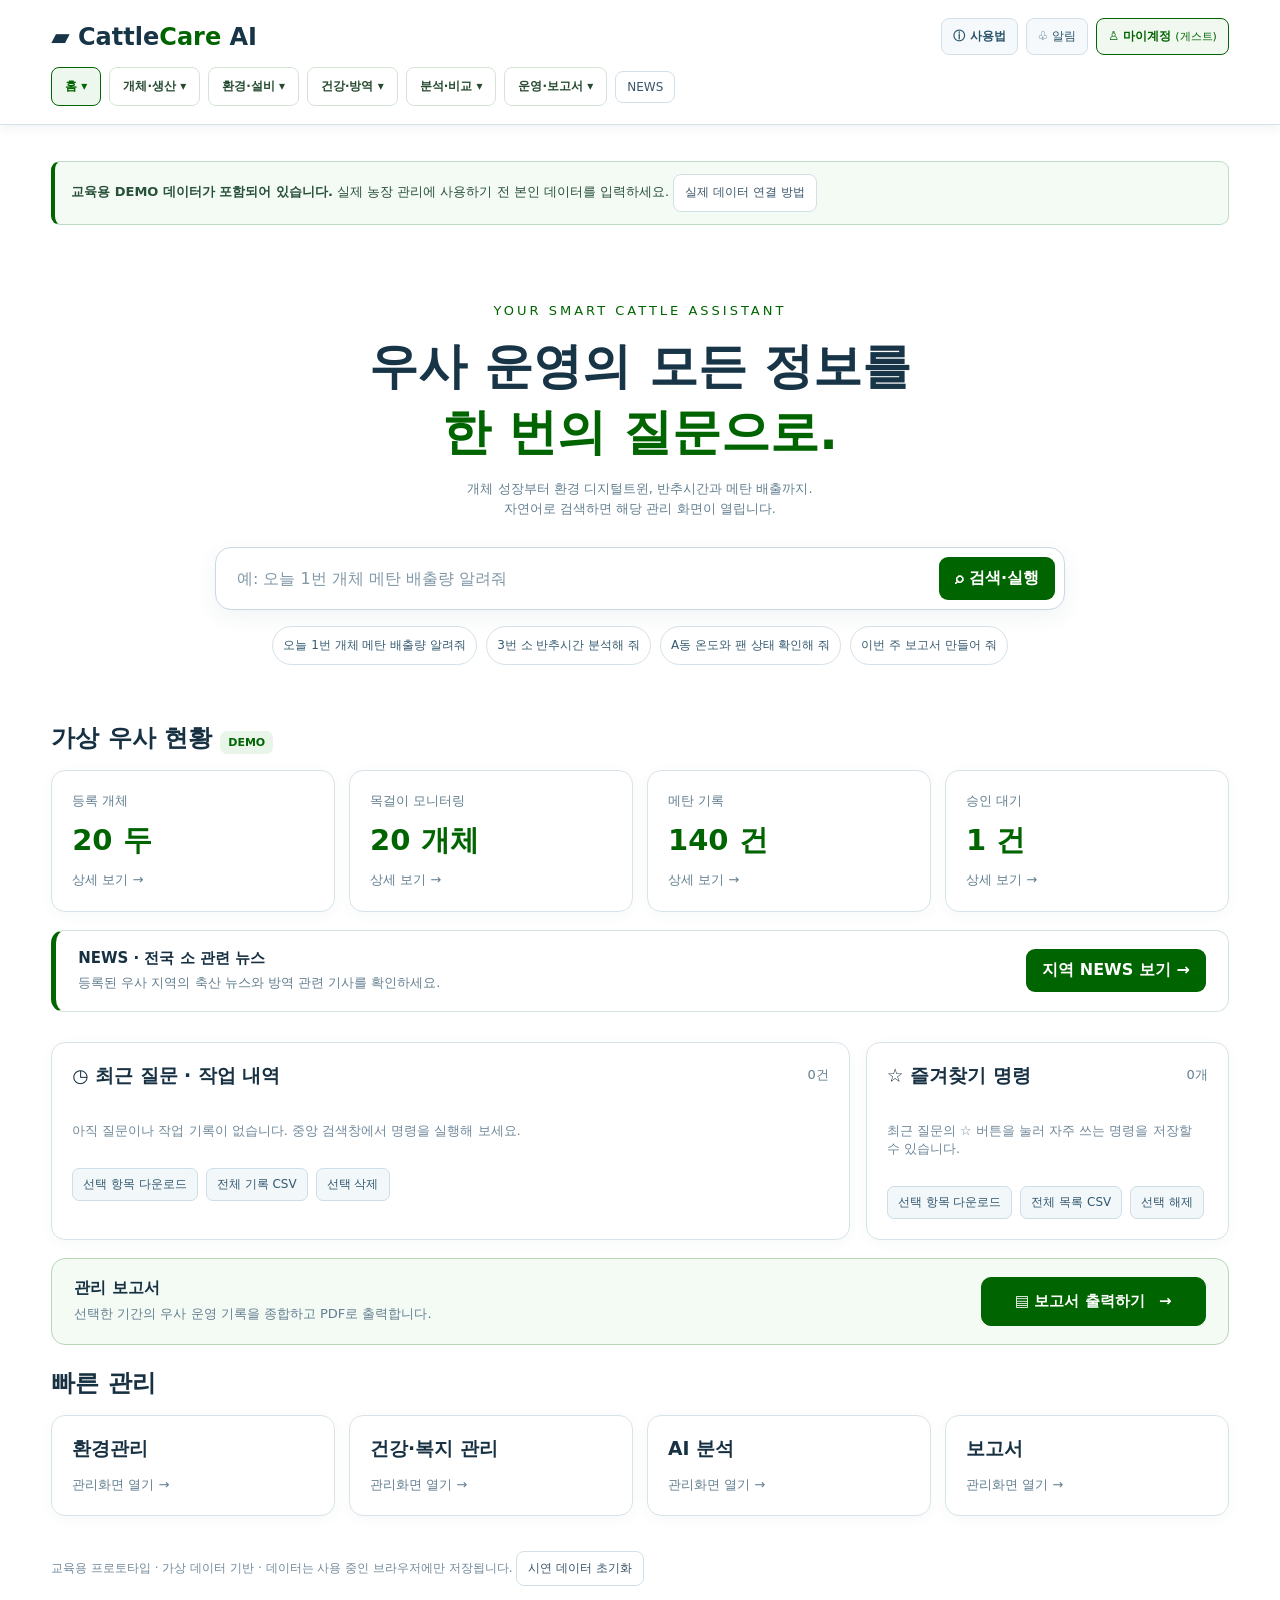
<file: index.html>
<!doctype html>
<html lang="ko"><head><meta charset="utf-8"><meta name="viewport" content="width=device-width,initial-scale=1"><title>CattleCare AI — 스마트 우사 관리</title>
<style>
:root{font-family:system-ui,'Noto Sans KR',sans-serif;background:#0b1722;color:#e7f0f5}*{box-sizing:border-box}body{margin:0}button,input,select{font:inherit}button{cursor:pointer}header{background:#122536;border-bottom:1px solid #365267;padding:18px 4%;position:sticky;top:0;z-index:2}.top{display:flex;justify-content:space-between;align-items:center}.logo{font-size:24px;font-weight:800;cursor:pointer}.logo span{color:#71dab7}nav{display:flex;flex-wrap:wrap;gap:6px;margin-top:14px}nav button,.subbtn{background:transparent;border:1px solid #345063;border-radius:8px;color:#bdceda;padding:8px 11px;font-size:12px}nav button.active,nav button:hover{background:#24524b;color:#b9ffe8}main{max-width:1450px;margin:auto;padding:26px 4% 90px}.hero{text-align:center;padding:66px 0 35px}.hero h1{font-size:clamp(28px,4vw,49px);margin:12px 0}.hero h1 em{color:#79e3be;font-style:normal}.muted{color:#91a8bb;line-height:1.6;font-size:13px}.search{display:flex;gap:8px;max-width:850px;margin:27px auto 16px;background:#1b3445;border:1px solid #416178;padding:9px;border-radius:16px}.search input{flex:1;min-width:0;border:0;background:transparent;color:#fff;padding:12px;outline:none}.button{background:#49c39b;color:#08271e;border:0;border-radius:9px;padding:11px 16px;font-weight:750}.button.secondary{background:#203b4f;color:#d5e5ef;border:1px solid #466276}.chips{display:flex;gap:9px;flex-wrap:wrap;justify-content:center}.chips button{background:#142d40;border:1px solid #32526a;color:#c7d6e0;border-radius:20px;padding:10px;font-size:12px}.grid{display:grid;grid-template-columns:repeat(4,1fr);gap:14px}.card,.panel{background:#132838;border:1px solid #2e4658;border-radius:14px;padding:20px}.card{cursor:pointer}.card:hover{border-color:#72dbb9}.card h3{margin:0 0 12px}.big{font-size:29px;font-weight:800;color:#f1fffa;margin:9px 0}h2{margin:22px 0 16px}.layout{display:grid;grid-template-columns:1fr 1.6fr;gap:18px}.field{display:grid;gap:5px;margin:9px 0;font-size:12px;color:#9bb9c8}.field input,.field select{width:100%;background:#081b29;border:1px solid #365568;border-radius:8px;color:white;padding:11px}.fields{display:grid;grid-template-columns:1fr 1fr;gap:8px}.actionrow{display:flex;flex-wrap:wrap;gap:8px;margin:15px 0}.panel{margin-bottom:18px;min-width:0}.panel h3{margin:0 0 15px}.result{border:1px solid #438b73;background:#164034;border-radius:9px;padding:15px;margin:14px 0;line-height:1.7;font-size:13px}.notice{background:#3e3326;color:#eed4a8;padding:13px;border-radius:9px;font-size:13px}.table{overflow:auto}table{border-collapse:collapse;width:100%;font-size:12px}th,td{text-align:left;border-bottom:1px solid #334f60;padding:11px;white-space:nowrap}th{color:#9dbacb}.chart{width:100%;height:225px}.badge{font-size:11px;background:#245147;padding:5px 8px;border-radius:7px;color:#a1f4d4}.report{white-space:pre-wrap;line-height:1.8}.foot{margin-top:35px;font-size:12px;color:#809daf}@media(max-width:900px){.grid{grid-template-columns:repeat(2,1fr)}.layout{grid-template-columns:1fr}}@media(max-width:540px){.fields{grid-template-columns:1fr}.grid{grid-template-columns:1fr}.hero{padding:32px 0}.search input{padding:5px}}@media print{header,button,.search,.field,.foot{display:none!important}:root{background:white;color:black}.panel,.card{background:white;color:black}.report,.muted{color:black}}

.history-area{margin:30px 0 0;display:grid;grid-template-columns:minmax(0,1.65fr) minmax(245px,.75fr);gap:16px}
.history-section{background:#132838;border:1px solid #2e4658;border-radius:14px;padding:20px;min-width:0}
.section-head{display:flex;justify-content:space-between;align-items:center;gap:12px;margin-bottom:15px}
.section-head h3{margin:0}.history-item{display:flex;align-items:center;gap:9px;padding:11px 0;border-top:1px solid #2c4658;min-width:0}
.history-item .info{flex:1;min-width:0}.history-item .info strong{font-size:13px;display:block;overflow:hidden;text-overflow:ellipsis;white-space:nowrap}.history-item .info small{font-size:11px;color:#8ba7b8}
.history-item button,.mini-action{font-size:12px;border:1px solid #446277;border-radius:7px;background:#1c3b4e;color:#d5e7ef;padding:7px 10px}
.history-item input[type=checkbox]{accent-color:#49c39b;width:16px;height:16px}
.toolbar{display:flex;flex-wrap:wrap;gap:8px;margin-top:10px}.empty-state{font-size:13px;color:#94acba;padding:18px 0}
@media(max-width:800px){.history-area{grid-template-columns:1fr}}
.top-actions{display:flex;align-items:center;gap:8px}.top-actions button{background:#1c3a4c;border:1px solid #456579;color:#dcecf2;border-radius:8px;padding:9px 11px;font-size:12px}.top-actions button:hover,.report-launch:hover{border-color:#7ee0be}.favorite-compact .history-item:nth-of-type(n+5){display:none}.report-launch{width:100%;text-align:left;border:1px solid #59b998;background:linear-gradient(105deg,#205a4e,#163c43);color:#e7fff4;border-radius:12px;padding:15px 16px;margin-top:15px;cursor:pointer}.report-launch strong{display:block;font-size:15px;margin-bottom:4px}.report-launch small{color:#c4e7da}.usage-overlay{position:fixed;inset:0;background:#07121bd9;z-index:10;display:grid;place-items:center;padding:18px}.usage-dialog{background:#162f42;border:1px solid #527388;border-radius:16px;padding:24px;width:min(580px,100%);max-height:85vh;overflow:auto}.usage-dialog h2{margin:0 0 14px}.usage-dialog ol{padding-left:22px;color:#d5e5ec;line-height:1.9}.usage-dialog li{margin-bottom:9px}.usage-dialog .actions{text-align:right}@media(max-width:600px){.top-actions{gap:3px}.top-actions button{padding:7px}.logo{font-size:18px}}
.report-actions{margin:18px 0 0;padding:18px 22px;background:#112e38;border:1px solid #3d6867;border-radius:14px;display:flex;justify-content:space-between;align-items:center;gap:22px}.report-actions strong{display:block;font-size:16px;margin-bottom:5px}.report-actions .report-launch{width:auto;min-width:225px;text-align:center;margin:0;background:#48c69b;color:#082b21;border:1px solid #65e5b7;border-radius:10px;padding:14px 22px;font-size:15px;font-weight:800}.report-actions .report-launch:hover{background:#7ee5bf;border-color:#a1f5d8}.report-actions .report-launch span{margin-left:9px}@media(max-width:650px){.report-actions{flex-direction:column;align-items:stretch}.report-actions .report-launch{width:100%}}
/* Light interface */
:root{background:#f6f8fb;color:#173143;color-scheme:light}
body{background:#f6f8fb;color:#173143}
header{background:#fff;border-bottom:1px solid #d7e1e8;box-shadow:0 3px 12px #112e4010}
.brand-side{display:flex;align-items:center;gap:20px;min-width:0;flex-wrap:wrap}
.account-button{background:#e7f5f0;border:1px solid #a9d8c8;border-radius:9px;color:#155b4b;padding:10px 13px;font-weight:750;cursor:pointer}
.account-button:hover{background:#d2f0e4}
.logo{color:#183547}.logo span{color:#139c7a}
nav button,.subbtn{background:#fff;border-color:#d1e0e9;color:#385569}
nav button.active,nav button:hover{background:#dbf5eb;color:#116e59;border-color:#88ccb8}
.muted{color:#637f90}.hero h1{color:#183447}.hero h1 em{color:#159d7c}
.search{background:#fff;border:1px solid #c9d9e4;box-shadow:0 7px 22px #233f5310}
.search input{color:#172e40}.search input::placeholder{color:#8198a7}
.button{background:#21ac85;color:#fff}.button.secondary{background:#e7f0f5;color:#27495e;border:1px solid #c5d8e4}
.chips button{background:#fff;border-color:#d4e1e9;color:#365b70}
.card,.panel,.history-section{background:#fff;border-color:#d8e3e9;box-shadow:0 3px 14px #1b41500a}
.card:hover{border-color:#37b58d}.big{color:#159a78}
.field{color:#526e7e}.field input,.field select{background:#fff;border-color:#c5d7e2;color:#19384b}
.result{border-color:#94d6ba;background:#eaf8f1;color:#1c5546}
.notice{background:#fff5df;color:#845b24}
th,td{border-bottom-color:#e1e9ee;color:#29495a}th{color:#56748a}
.badge{background:#e0f7ef;color:#16785c}.history-item{border-top-color:#e5edf2}
.history-item .info small{color:#71899b}
.history-item button,.mini-action{background:#f2f7fa;border-color:#cedde6;color:#31586e}
.history-item input[type=checkbox]{accent-color:#21ac85}.empty-state{color:#70899b}
.top-actions button{background:#f5f9fb;border-color:#d3e0e9;color:#29536a}
.top-actions button:hover{border-color:#4abc97}
.report-actions{background:#eaf7f2;border-color:#a9d9c7}
.report-actions .report-launch{background:#16a17a;color:#fff;border-color:#16a17a}
.report-actions .report-launch:hover{background:#108563}
.usage-overlay{background:#182f4480}.usage-dialog{background:#fff;border-color:#bfd1db;color:#193447}
.foot{color:#71899b}
@media(max-width:760px){.top{align-items:flex-start;gap:10px;flex-wrap:wrap}.brand-side{gap:10px}}
.top-actions .account-button{background:#e7f5f0;color:#155b4b;border:1px solid #a9d8c8;font-weight:750}.top-actions .account-button:hover{background:#d2f0e4}.account-name{font-weight:500;font-size:11px}@media(max-width:600px){.account-name{display:none}}

/* User-selected forest green: #006400 on white */
:root{--accent:#006400;background:#ffffff}
body{background:#ffffff}
.logo span,.hero h1 em,.big{color:#006400}
nav button.active,nav button:hover{color:#006400;border-color:#006400;background:#f0f8f0}
.button{background:#006400;color:#ffffff}
.button:hover{background:#004d00}
.chips button:hover,.card:hover{border-color:#006400}
.badge{color:#006400;background:#eaf5ea}
.history-item input[type=checkbox]{accent-color:#006400}
.account-button,.top-actions .account-button{color:#006400;border-color:#006400;background:#f0f8f0}
.account-button:hover,.top-actions .account-button:hover{background:#e4f0e4}
.top-actions button:hover{border-color:#006400}
.result{border-color:#006400;background:#f2f9f2;color:#154615}
.report-actions{background:#f4faf4;border-color:#b8d5b8}
.report-actions .report-launch{background:#006400;color:#fff;border-color:#006400}
.report-actions .report-launch:hover{background:#004d00}

.news-article{padding:18px 0;border-top:1px solid #e0e9e4}
.news-article h3{font-size:16px;line-height:1.55;margin:12px 0 8px;color:#182f24}
.news-meta{display:flex;flex-wrap:wrap;gap:9px;align-items:center;font-size:11px;color:#617a6b}
.news-meta span:first-child{border-radius:8px;padding:5px 8px}
.news-urgent{background:#fff0dd;color:#915300;font-weight:700}
.news-normal{background:#edf4ed;color:#006400}
.news-article a,.news-alert-box a,.news-open{color:#006400;text-decoration:none;font-weight:700}
.news-open{display:inline-flex;align-items:center;padding:11px 13px;border:1px solid #b8d4b8;border-radius:8px}
.news-alert-box{border:1px solid #e0cfac;background:#fffaf0;padding:15px 18px;border-radius:12px;margin:15px 0;color:#674921;font-size:12px;line-height:1.75}
.news-alert-box p{margin:6px 0}
.nav-alert-count{border-radius:99px;background:#ad4f13;color:#fff;margin-left:5px;padding:1px 6px;font-weight:700}
.news-home-preview{display:flex;justify-content:space-between;gap:16px;align-items:center;background:#fff;border:1px solid #d4e4da;border-left:5px solid #006400;border-radius:13px;padding:17px 22px;margin:18px 0 30px}.news-home-preview strong{font-size:15px}.news-home-preview p{margin:5px 0 0}@media(max-width:650px){.news-home-preview{flex-direction:column;align-items:stretch}}

/* Usage accessibility: match readable neighboring controls on the white theme. */
#usageOpen{color:#29536a;background:#f5f9fb;border:1px solid #d3e0e9;font-weight:700}
#usageOpen:hover,#usageOpen:focus-visible{color:#006400;border-color:#006400;background:#eef7ee}
.usage-dialog{color:#193447;background:#fff}
.usage-dialog ol,.usage-dialog li{color:#29495a}
.usage-dialog .muted,.usage-dialog .v3-note{color:#526e7e}
.usage-dialog strong{color:#173b2a}
.usage-dialog .button.secondary{color:#27495e}
</style></head><body><div id="root"></div>
<script>
const names=['종합 대시보드','개체관리','환경관리','급이·급수','건강·복지 관리','AI 분석','설비관리','작업명령','출하관리','탄소·메탄관리','방역·질병 이력','NEWS'];
const today=()=>new Date().toLocaleDateString('sv-SE'),ago=n=>{let x=new Date();x.setDate(x.getDate()-n);return x.toLocaleDateString('sv-SE')};
const schema={
'개체관리':[['id','개체 ID'],['rfid','RFID 번호'],['breed','품종'],['date','측정일'],['weight','체중 (kg)']],
'환경관리':[['id','우사'],['date','측정일'],['temp','온도 (℃)'],['humidity','습도 (%)'],['fanCmd','팬 명령'],['fanActual','실제 작동 확인']],
'급이·급수':[['id','개체 ID'],['date','측정일'],['feed','사료 공급량 (kg)'],['leftover','사료 잔량 (kg)'],['water','물 사용량 (L)']],
'건강·복지 관리':[['id','개체 ID'],['date','측정일'],['rumination','반추시간 (분)'],['feeding','섭취행동 시간 (분)'],['activity','활동지수']],
'설비관리':[['id','설비 ID'],['date','측정일'],['command','명령'],['actual','실제 상태'],['barn','우사']],
'작업명령':[['id','작업 ID'],['date','날짜'],['target','점검 대상'],['task','작업 내용'],['status','상태']],
'출하관리':[['id','개체 ID'],['date','기준일'],['weight','현재 체중 (kg)'],['target','목표체중 (kg)'],['planned','출하 예정일']],
'탄소·메탄관리':[['id','개체 ID'],['date','측정일'],['methane','메탄 (g/일)'],['dmi','DMI (kg/일)'],['method','측정 방법']],
'방역·질병 이력':[['id','개체 ID'],['date','관찰일'],['symptom','관찰 증상'],['treatment','진료·처치'],['followup','후속 점검일']]
};
function generate(){let d={};Object.keys(schema).forEach(n=>d[n]=[]);for(let i=1;i<=20;i++){let id='C'+String(i).padStart(3,'0');for(let n=6;n>=0;n--){d['개체관리'].push({id,rfid:'RF-'+i,breed:'한우',date:ago(n),weight:Math.round(390+i*7-n*.8),demo:true});d['건강·복지 관리'].push({id,date:ago(n),rumination:i===3&&n===0?315:450+i%5*7+n%3*3,feeding:250+i%5*4,activity:60+i%8,demo:true});d['탄소·메탄관리'].push({id,date:ago(n),methane:165+i*4+n%4*5,dmi: +(8+i*.15).toFixed(2),method:'가상 시연',demo:true});d['급이·급수'].push({id,date:ago(n),feed:10+i%4,leftover:1.1,water:40+i%9,demo:true})}d['출하관리'].push({id,date:today(),weight:390+i*7,target:550,planned:ago(-30),demo:true})}for(let n=6;n>=0;n--)for(let id of ['A동','B동'])d['환경관리'].push({id,date:ago(n),temp:id==='A동'?26+n%4:24+n%3,humidity:59+n%9,fanCmd:'ON',fanActual:id==='A동'&&n===0?'미수신':'ON',demo:true});d['설비관리'].push({id:'FAN-A1',date:today(),command:'ON',actual:'미수신',barn:'A동',demo:true});d['작업명령'].push({id:'W001',date:today(),target:'A동 팬',task:'회전 상태 현장 확인',status:'승인대기',demo:true});d['방역·질병 이력'].push({id:'C003',date:today(),symptom:'반추시간 감소 확인 필요',treatment:'관찰 대기',followup:today(),demo:true});return d}
let profile=localStorage.getItem('cattlecare-active-profile')||'';
const scopedKey=(key)=>profile?'cattlecare-profile-'+encodeURIComponent(profile)+'-'+key:'cattlecare-'+key+'-v1';
let data;try{data=JSON.parse(localStorage.getItem(scopedKey('data')))||(!profile?JSON.parse(localStorage.getItem('cattlecare-v1')):null)||generate()}catch(e){data=generate()}
const persist=()=>localStorage.setItem(scopedKey('data'),JSON.stringify(data));persist();
let page='홈',query='',animal='C001',start=ago(6),end=today(),edit=-1;
const esc=v=>String(v??'').replace(/[&<>"']/g,c=>({'&':'&amp;','<':'&lt;','>':'&gt;','"':'&quot;',"'":'&#39;'}[c])),fmt=v=>Number.isFinite(+v)?Number(v).toLocaleString('ko-KR',{maximumFractionDigits:2}):'—';
const records=(name,id)=>data[name].filter(r=>(!id||r.id===id)&&(!r.date||(r.date>=start&&r.date<=end))).sort((a,b)=>(a.date||'').localeCompare(b.date||''));
const searchBox=()=>'<form class="search" id="ask"><input id="q" placeholder="예: 오늘 1번 개체 메탄 배출량 알려줘" value="'+esc(query)+'"><button class="button">⌕ 검색·실행</button></form>';
function cards(){const cards=[['등록 개체',new Set(data['개체관리'].map(x=>x.id)).size+' 두','개체관리'],['목걸이 모니터링',new Set(data['건강·복지 관리'].map(x=>x.id)).size+' 개체','건강·복지 관리'],['메탄 기록',data['탄소·메탄관리'].length+' 건','탄소·메탄관리'],['승인 대기',data['작업명령'].filter(x=>x.status==='승인대기').length+' 건','작업명령']];return '<div class="grid">'+cards.map(([a,b,c])=>'<div class="card" data-page="'+c+'"><div class="muted">'+a+'</div><div class="big">'+b+'</div><div class="muted">상세 보기 →</div></div>').join('')+'</div>'}
function home(){return '<div class="hero"><div class="muted" style="letter-spacing:3px;color:#006400">YOUR SMART CATTLE ASSISTANT</div><h1>우사 운영의 모든 정보를<br><em>한 번의 질문으로.</em></h1><p class="muted">개체 성장부터 환경 디지털트윈, 반추시간과 메탄 배출까지.<br>자연어로 검색하면 해당 관리 화면이 열립니다.</p>'+searchBox()+'<div class="chips">'+['오늘 1번 개체 메탄 배출량 알려줘','3번 소 반추시간 분석해 줘','A동 온도와 팬 상태 확인해 줘','이번 주 보고서 만들어 줘'].map(q=>'<button data-query="'+esc(q)+'">'+esc(q)+'</button>').join('')+'</div></div><h2>가상 우사 현황 <span class="badge">DEMO</span></h2>'+cards()+homeNewsPreview()+historyPanel()+'<h2>빠른 관리</h2><div class="grid">'+['환경관리','건강·복지 관리','AI 분석','보고서'].map(n=>'<div class="card" data-page="'+n+'"><h3>'+n+'</h3><span class="muted">관리화면 열기 →</span></div>').join('')+'</div>'}

let recentKey=scopedKey('recent'), favKey=scopedKey('favorites');
function loadSaved(key){try{let r=JSON.parse(localStorage.getItem(key));return Array.isArray(r)?r:[]}catch(e){return []}}
function addRecent(q,kind='검색'){if(!q)return;let history=loadSaved(recentKey);history.unshift({id:Date.now()+'-'+Math.random().toString(36).slice(2,6),query:q,kind,at:new Date().toLocaleString('ko-KR')});localStorage.setItem(recentKey,JSON.stringify(history.slice(0,80)))}
function historyPanel(){let history=loadSaved(recentKey),favs=loadSaved(favKey);let rows=(items,mode)=>items.length?items.slice(0,8).map((x,i)=>'<div class="history-item"><input aria-label="항목 선택" type="checkbox" class="history-check" data-id="'+esc(x.id)+'" data-mode="'+mode+'"><div class="info"><strong>'+esc(x.query)+'</strong><small>'+esc(x.kind||'검색')+' · '+esc(x.at||'저장된 명령')+'</small></div><button type="button" data-rerun="'+esc(x.id)+'" data-mode="'+mode+'">다시 실행</button>'+(mode==='recent'?'<button title="즐겨찾기" type="button" data-fav="'+esc(x.id)+'">☆</button>':'<button title="즐겨찾기 해제" type="button" data-unfav="'+esc(x.id)+'">×</button>')+'</div>').join(''):'<div class="empty-state">'+(mode==='recent'?'아직 질문이나 작업 기록이 없습니다. 중앙 검색창에서 명령을 실행해 보세요.':'최근 질문의 ☆ 버튼을 눌러 자주 쓰는 명령을 저장할 수 있습니다.')+'</div>';return '<div class="history-area"><section class="history-section"><div class="section-head"><h3>◷ 최근 질문 · 작업 내역</h3><span class="muted">'+history.length+'건</span></div>'+rows(history,'recent')+'<div class="toolbar"><button type="button" class="mini-action" data-export="recent">선택 항목 다운로드</button><button type="button" class="mini-action" data-export-all="recent">전체 기록 CSV</button><button type="button" class="mini-action" data-remove-selected="recent">선택 삭제</button></div></section><section class="history-section favorite-compact"><div class="section-head"><h3>☆ 즐겨찾기 명령</h3><span class="muted">'+favs.length+'개</span></div>'+rows(favs,'favorite')+'<div class="toolbar"><button type="button" class="mini-action" data-export="favorite">선택 항목 다운로드</button><button type="button" class="mini-action" data-export-all="favorite">전체 목록 CSV</button><button type="button" class="mini-action" data-remove-selected="favorite">선택 해제</button></div></button></section></div><div class="report-actions"><div><strong>관리 보고서</strong><div class="muted">선택한 기간의 우사 운영 기록을 종합하고 PDF로 출력합니다.</div></div><button type="button" class="report-launch" data-open-report="true">▤ 보고서 출력하기 <span aria-hidden="true">→</span></button></div>'}
function downloadHistory(items,filename){if(!items.length){alert('다운로드할 기록을 선택해 주세요.');return}let rows=['유형,내용,시각',...items.map(x=>[x.kind||'검색',x.query,x.at||''].map(v=>'"'+String(v).replaceAll('"','""')+'"').join(','))];let url=URL.createObjectURL(new Blob(['\ufeff'+rows.join('\r\n')],{type:'text/csv;charset=utf-8'})),a=document.createElement('a');a.href=url;a.download=filename;a.click();URL.revokeObjectURL(url)}
function historyInteraction(e){let target=e.target.closest('button');if(!target)return;if(target.dataset.openReport){page='보고서';query='';render();scrollTo(0,0);return;}let dataset=target.dataset;let selected=mode=>[...document.querySelectorAll('.history-check:checked')].filter(x=>x.dataset.mode===mode).map(x=>x.dataset.id);let list=mode=>loadSaved(mode==='recent'?recentKey:favKey);if(dataset.rerun){let x=list(dataset.mode).find(y=>y.id===dataset.rerun);if(x)parse(x.query);return}if(dataset.fav){let x=list('recent').find(y=>y.id===dataset.fav);if(x){let f=list('favorite');if(!f.some(y=>y.query===x.query)){f.unshift({...x,id:Date.now().toString(),kind:'즐겨찾기'});localStorage.setItem(favKey,JSON.stringify(f))}render()}return}if(dataset.unfav){localStorage.setItem(favKey,JSON.stringify(list('favorite').filter(x=>x.id!==dataset.unfav)));render();return}if(dataset.export||dataset.exportAll){let mode=dataset.export||dataset.exportAll,items=list(mode);if(dataset.export)items=items.filter(x=>selected(mode).includes(x.id));downloadHistory(items,'CattleCare_'+(mode==='recent'?'최근작업':'즐겨찾기')+'.csv');return}if(dataset.removeSelected){let mode=dataset.removeSelected,ids=selected(mode);if(!ids.length){alert('삭제할 항목을 선택해 주세요.');return}localStorage.setItem(mode==='recent'?recentKey:favKey,JSON.stringify(list(mode).filter(x=>!ids.includes(x.id))));render()}}
document.addEventListener('click',historyInteraction);
function graph(recs,key){const v=recs.map(x=>+x[key]).filter(Number.isFinite);if(v.length<2)return '<p class="muted">그래프에 필요한 측정 기록이 부족합니다.</p>';const vals=v.slice(-25),mn=Math.min(...vals),mx=Math.max(...vals),span=mx-mn||1,points=vals.map((x,i)=>(35+i*660/(vals.length-1))+','+(190-(x-mn)/span*140)).join(' ');return '<svg class="chart" viewBox="0 0 730 235" aria-label="기록 변화 그래프"><g stroke="#3b596a">'+[50,85,120,155,190].map(y=>'<line x1="35" x2="700" y1="'+y+'" y2="'+y+'"/>').join('')+'</g><polyline fill="none" stroke="#006400" stroke-width="3" points="'+points+'"/><text x="6" y="48" fill="#a8c3d4" font-size="12">'+fmt(mx)+'</text><text x="6" y="192" fill="#a8c3d4" font-size="12">'+fmt(mn)+'</text></svg>'}
function summary(name,r){if(!r.length)return '조회 기간에 데이터가 없습니다.';let l=r.at(-1),s='최근 기록 '+(l.date||'')+': ';if(name==='탄소·메탄관리')s+=fmt(l.methane)+' g CH₄/일'+(+l.dmi>0?' · DMI 대비 '+fmt(l.methane/l.dmi)+' g/kg DMI':'')+'. 측정 방법: '+(l.method||'미기록');else if(name==='건강·복지 관리'){let b=r.slice(0,-1).reduce((x,y)=>x+(+y.rumination||0),0)/Math.max(1,r.length-1);s+=fmt(l.rumination)+' 분/일'+(r.length>1?' · 과거 평균 '+fmt(b)+' 분 · 변화율 '+fmt((l.rumination-b)/b*100)+'%':'')+'. 변화 감지는 건강 점검 후보일 뿐 질병 확진이 아닙니다.'}else if(name==='개체관리'){let days=Math.round((new Date(l.date)-new Date(r[0].date))/86400000);s+=fmt(l.weight)+' kg'+(days>0?' · ADG '+fmt((l.weight-r[0].weight)/days)+' kg/일':'')}else if(name==='환경관리'){let t=+l.temp,h=+l.humidity,thi=(1.8*t+32)-(0.55-0.0055*h)*(1.8*t-26);s+=fmt(t)+'℃ / '+fmt(h)+'% · THI '+fmt(thi)+' · 팬 명령 '+l.fanCmd+' / 실제 '+l.fanActual}else if(name==='급이·급수')s+='사료 공급 '+fmt(l.feed)+' kg / 잔량 '+fmt(l.leftover)+' kg / 물 사용량 '+fmt(l.water)+' L. 실제 섭취량은 별도 확인 필요.';else s+=JSON.stringify(l);return esc(s)}
function field(key,label){let isDate=/date|planned|followup/.test(key),isNum=/weight|rumination|feeding|activity|methane|dmi|temp|humidity|feed|leftover|water|target/.test(key);return '<label class="field">'+label+'<input name="'+key+'" id="f-'+key+'" type="'+(isDate?'date':isNum?'number':'text')+'" step="any" value="'+(isDate?today():key==='id'?animal:'')+'"></label>'}
function filter(){return '<div class="fields"><label class="field">시작일<input type="date" id="start" value="'+start+'"></label><label class="field">종료일<input type="date" id="end" value="'+end+'"></label></div><div class="actionrow"><button class="button secondary" id="apply">날짜 적용</button><button class="button secondary" id="csv">CSV 다운로드</button></div>'}
function tab(name,r){return '<div class="table"><table><tr>'+schema[name].map(x=>'<th>'+x[1]+'</th>').join('')+'<th>작업</th></tr>'+r.slice(-45).reverse().map(x=>{let i=data[name].indexOf(x);return '<tr>'+schema[name].map(([k])=>'<td>'+esc(x[k]??'미기록')+'</td>').join('')+'<td><button class="subbtn" data-edit="'+i+'">수정</button> <button class="subbtn" data-del="'+i+'">삭제</button></td></tr>'}).join('')+'</table></div>'}
function module(name){let perAnimal=['개체관리','급이·급수','건강·복지 관리','탄소·메탄관리','출하관리','방역·질병 이력'].includes(name),r=records(name,perAnimal?animal:null),key={'개체관리':'weight','환경관리':'temp','급이·급수':'water','건강·복지 관리':'rumination','탄소·메탄관리':'methane','출하관리':'weight'}[name];return '<h2>'+name+' <span class="badge">가상 데이터 포함</span></h2>'+(query?'<p class="result">검색된 요청: '+esc(query)+'</p>':'')+'<div class="layout"><div><div class="panel"><h3>기록 입력 / 수정</h3><form id="record" data-name="'+name+'"><div class="fields">'+schema[name].map(([k,l])=>field(k,l)).join('')+'</div><div class="actionrow"><button class="button">기록 저장</button><button class="button secondary" type="button" id="clear">초기화</button></div></form></div><div class="panel"><h3>조회 필터</h3>'+(perAnimal?'<label class="field">개체 선택<select id="animal">'+[...new Set(data['개체관리'].map(x=>x.id))].sort().map(id=>'<option '+(id===animal?'selected':'')+'>'+id+'</option>').join('')+'</select></label>':'')+filter()+'</div></div><div><div class="panel"><h3>조회 및 분석 결과</h3><div class="result">'+summary(name,r)+'</div>'+(key?graph(r,key):'')+'</div>'+(name==='환경관리'?'<div class="panel"><h3>환경 디지털트윈 · 2D 우사 현황</h3><div class="grid" style="grid-template-columns:1fr 1fr">'+['A동','B동'].map(id=>{let z=data['환경관리'].filter(x=>x.id===id).at(-1);return '<div class="card"><h3>'+id+'</h3><div class="big">'+esc(z?.temp??'미기록')+'℃</div><div class="muted">습도 '+esc(z?.humidity??'미기록')+'%<br>팬 명령 '+esc(z?.fanCmd??'미기록')+'<br>실제 상태 '+esc(z?.fanActual??'미기록')+'</div></div>'}).join('')+'</div><p class="notice">실제 장비 연결 없음. AI 알림은 관리자 점검을 보조하며, 승인 없이 제어하지 않습니다.</p><button class="button secondary" id="newTask">팬 점검 명령 생성</button></div>':'')+(name==='작업명령'?'<div class="panel"><h3>관리자 승인</h3>'+data['작업명령'].filter(x=>x.status==='승인대기').map(t=>'<p class="muted">'+esc(t.target)+' — '+esc(t.task)+' <button class="button" data-approve="'+esc(t.id)+'">승인</button> <button class="button secondary" data-hold="'+esc(t.id)+'">보류</button></p>').join('')+'</div>':'')+'<div class="panel"><h3>상세 데이터 ('+r.length+'건)</h3>'+tab(name,r)+'</div></div></div>'}
function ai(){return '<h2>AI 분석</h2><p class="muted">실제 학습 AI가 아닌 규칙 기반 초기 분석입니다. 이상 탐지 결과는 건강 진단이 아닙니다.</p><div class="panel"><label class="field">개체 선택<select id="animal">'+[...new Set(data['개체관리'].map(x=>x.id))].map(id=>'<option '+(animal===id?'selected':'')+'>'+id+'</option>').join('')+'</select></label>'+['개체관리','건강·복지 관리','탄소·메탄관리'].map(n=>'<div class="result"><b>'+n+'</b><br>'+summary(n,records(n,animal))+'</div>').join('')+'</div>'}
function report(){return '<h2>종합 관리보고서</h2><div class="panel">'+filter()+'<button class="button" id="print">PDF 인쇄·저장</button></div><div class="panel"><h3>우사 운영 현황 보고서</h3><div class="report">조회 기간: '+start+' ~ '+end+'\n생성일: '+today()+'\n\n'+Object.keys(schema).map(n=>n+': '+records(n,null).length+'건').join('\n')+'\n\n관측 사실 · 계산 결과 · 미확인 사항을 구분합니다.\n미기록을 0으로 대체하지 않습니다.\n원인이나 질병, 기계 고장을 자동 확정하지 않습니다.\n\n※ 가상 시연 자료를 포함합니다.</div></div>'}
function parse(q){query=q.trim();if(!query)return;addRecent(query);let route=[['탄소·메탄관리',/메탄|탄소|배출/],['건강·복지 관리',/반추|목걸이|활동|건강/],['환경관리',/온도|습도|THI|환기|디지털트윈|팬/],['급이·급수',/사료|급이|급수|물 사용/],['출하관리',/출하/],['보고서',/보고서|리포트/],['NEWS',/뉴스|신문|기사|보도|지역 소식/],['방역·질병 이력',/방역|질병|진료/],['설비관리',/설비|센서/],['작업명령',/작업|점검/],['개체관리',/체중|성장|개체/]].find(x=>x[1].test(query));page=route?route[0]:'AI 분석';let m=query.match(/(?:C0*)?(\d{1,3})\s*(?:번|호|번 개체)/i);if(m)animal='C'+String(+m[1]).padStart(3,'0');start=/오늘/.test(query)?today():/7일|이번 주/.test(query)?ago(6):ago(30);end=today();render();scrollTo(0,0)}
function csv(){let r=records(page,null),ks=schema[page].map(x=>x[0]),content='\ufeff'+[ks.join(','),...r.map(x=>ks.map(k=>'"'+String(x[k]??'').replaceAll('"','""')+'"').join(','))].join('\r\n');let url=URL.createObjectURL(new Blob([content],{type:'text/csv;charset=utf-8'})),a=document.createElement('a');a.href=url;a.download=page+'.csv';a.click();URL.revokeObjectURL(url)}

function switchProfile(next){
 persist();profile=next;
 if(profile)localStorage.setItem('cattlecare-active-profile',profile);else localStorage.removeItem('cattlecare-active-profile');
 recentKey=scopedKey('recent');favKey=scopedKey('favorites');
 try{data=JSON.parse(localStorage.getItem(scopedKey('data')))||(!profile?JSON.parse(localStorage.getItem('cattlecare-v1')):null)||generate()}catch(e){data=generate()}
 persist();page='홈';query='';animal='C001';render();window.scrollTo(0,0)
}
function showAccount(){
 if(document.getElementById('accountOverlay'))return;
 let overlay=document.createElement('div');overlay.className='usage-overlay';overlay.id='accountOverlay';
 overlay.innerHTML='<div class="usage-dialog" role="dialog" aria-modal="true" aria-labelledby="accountTitle"><div class="section-head"><h2 id="accountTitle">마이계정</h2><button class="mini-action" id="accountClose">닫기 ×</button></div><p class="muted">현재 모드: <strong>'+esc(profile||'게스트')+'</strong></p><p class="notice">실제 회원가입·보안 로그인이 아닌 브라우저 내 시연용 프로필입니다. 비밀번호 인증, 서버 저장, 다른 기기 동기화는 지원되지 않습니다. 민감한 개인정보를 입력하지 마세요.</p><label class="field">시연용 프로필 이름 (2~20자)<input id="profileName" maxlength="20" placeholder="예: 관리자01" value="'+esc(profile)+'"></label><div class="actionrow"><button class="button" id="profileStart">로컬 프로필 시작·전환</button><button class="button secondary" id="profileGuest">게스트로 전환</button></div><div class="muted">프로필별로 이 브라우저의 데이터와 최근 질문, 즐겨찾기를 분리합니다. 프로필 이름만 알면 같은 브라우저에서 접근할 수 있으므로 실제 인증으로 사용하면 안 됩니다.</div></div>';
 document.body.appendChild(overlay);
 overlay.querySelector('#accountClose').onclick=()=>overlay.remove();
 overlay.addEventListener('click',e=>{if(e.target===overlay)overlay.remove()});
 overlay.querySelector('#profileGuest').onclick=()=>{overlay.remove();switchProfile('')};
 overlay.querySelector('#profileStart').onclick=()=>{
  let name=overlay.querySelector('#profileName').value.trim();
  if(!/^[가-힣a-zA-Z0-9 _-]{2,20}$/.test(name)){alert('2~20자의 이름을 입력하세요. 특수문자는 사용할 수 없습니다.');return}
  overlay.remove();switchProfile(name)
 };
}
function showUsage(){if(document.getElementById('usageOverlay'))return;let overlay=document.createElement('div');overlay.className='usage-overlay';overlay.id='usageOverlay';overlay.innerHTML='<div class="usage-dialog" role="dialog" aria-modal="true" aria-labelledby="usageTitle"><h2 id="usageTitle">CattleCare AI 간단 사용법</h2><ol><li><strong>AI 검색:</strong> 중앙 검색창에 “오늘 1번 개체 메탄 배출량 알려줘”처럼 입력하고 Enter를 누르세요.</li><li><strong>상단 메뉴:</strong> 개체관리·환경관리·급이급수 등 상세 화면을 직접 열 수 있습니다.</li><li><strong>데이터 관리:</strong> 상세 화면에서 새 기록을 입력하고 저장·수정·삭제하세요.</li><li><strong>최근 작업:</strong> 홈 아래에서 과거 명령을 다시 실행하거나 ☆ 즐겨찾기로 저장하세요.</li><li><strong>일부 선택:</strong> 기록의 체크박스를 선택해 CSV로 다운로드하거나 삭제할 수 있습니다.</li><li><strong>보고서:</strong> 즐겨찾기 아래 “보고서 출력하기” 버튼을 누르고 기간을 설정해 PDF로 인쇄하세요.</li><li><strong>승인:</strong> 설비 점검 권고는 자동 제어가 아니며 작업명령에서 사람이 승인합니다.</li></ol><p class="muted">이 사이트는 가상 데이터 기반 교육용 시연입니다. 데이터와 검색 기록은 현재 브라우저에만 저장됩니다.</p><div class="actions"><button class="button" id="closeUsage">확인</button></div></div>';document.body.appendChild(overlay);overlay.querySelector('#closeUsage').onclick=()=>overlay.remove();overlay.addEventListener('click',e=>{if(e.target===overlay)overlay.remove()})}

const regions=['서울특별시','부산광역시','대구광역시','인천광역시','광주광역시','대전광역시','울산광역시','세종특별자치시','경기도','강원특별자치도','충청북도','충청남도','전북특별자치도','전라남도','경상북도','경상남도','제주특별자치도'];
let newsFeed=null,newsError='',newsUrgentOnly=false,newsLoading=false;
const barnLocationKey=()=>scopedKey('barn-location');
function farmLocation(){try{return JSON.parse(localStorage.getItem(barnLocationKey()))||{province:'',city:'',farm:'',species:'소'}}catch(e){return {province:'',city:'',farm:'',species:'소'}}}
function saveRegion(){
 let province=document.getElementById('newsProvince')?.value||'',city=document.getElementById('newsCity')?.value.trim().slice(0,35)||'',farm=document.getElementById('newsFarm')?.value.trim().slice(0,35)||'';
 if(!province){alert('우사가 있는 시·도를 선택해 주세요.');return}
 localStorage.setItem(barnLocationKey(),JSON.stringify({province,city,farm,species:'소'}));
 newsUrgentOnly=false;render()
}
function textEscape(v){return esc(v).replace(/&quot;/g,'&quot;')}
function newsRank(a,loc){
 let target=loc.province||'',city=loc.city||'';
 let text=[a.title,a.region,a.description].join(' ');
 let regionMatch=target&&text.includes(target);
 let cityMatch=city&&text.includes(city);
 let important=/구제역|럼피스킨|발생|확진|긴급|방역|전염병/.test(a.title||'');
 return (cityMatch?200:0)+(regionMatch?70:0)+(important?12:0)+(a.category==='disease'?15:0);
}
function selectedNews(){
 let items=Array.isArray(newsFeed?.articles)?newsFeed.articles:[];
 let loc=farmLocation();
 items=items.filter(x=>x&&typeof x.title==='string'&&typeof x.url==='string'&&/^https:\/\//.test(x.url));
 let unique=new Set();
 return items.filter(x=>{let k=x.title.trim();if(unique.has(k))return false;unique.add(k);return true})
 .filter(x=>!newsUrgentOnly||x.category==='disease')
 .sort((a,b)=>newsRank(b,loc)-newsRank(a,loc)||(b.published||'').localeCompare(a.published||''))
 .slice(0,36)
}

function homeNewsPreview(){
 let loc=farmLocation(),a=Array.isArray(newsFeed?.articles)?newsFeed.articles:[],now=Date.now();
 let n=a.filter(x=>x.category==='disease'&&x.published&&now-new Date(x.published).getTime()<72*3600000&&now>=new Date(x.published).getTime()).filter(x=>!loc.province||[x.title,x.region].join(' ').includes(loc.province)||loc.city&&[x.title,x.region].join(' ').includes(loc.city)).length;
 return '<div class="news-home-preview"><div><strong>NEWS · '+esc(loc.city||loc.province||'전국')+' 소 관련 뉴스</strong><p class="muted">'+(n?'최근 72시간 지역 연관 질병 보도 '+n+'건 · 공식 확인 필요':'등록된 우사 지역의 축산 뉴스와 방역 관련 기사를 확인하세요.')+'</p></div><button type="button" class="button" data-page="NEWS">지역 NEWS 보기 →</button></div>'
}
function newsPage(){
 const loc=farmLocation(),items=selectedNews(), all=Array.isArray(newsFeed?.articles)?newsFeed.articles:[], emergency=all.filter(x=>x.category==='disease').length;
 const opt=regions.map(r=>'<option '+(loc.province===r?'selected':'')+'>'+esc(r)+'</option>').join('');
 const articles=items.length?items.map(a=>{
  let regional=(loc.city&&[a.title,a.region].join(' ').includes(loc.city))?'시·군 일치':(loc.province&&[a.title,a.region].join(' ').includes(loc.province))?'시·도 일치':'전국·기타';
  let info=a.category==='disease'?'질병 관련 보도 · 공식 확인 필요':'축산 뉴스';
  return '<article class="news-article"><div class="news-meta"><span class="'+(a.category==='disease'?'news-urgent':'news-normal')+'">'+info+'</span><span>'+regional+'</span><span>'+esc(a.publisher||'뉴스 검색')+'</span><span>'+esc((a.published||'').slice(0,16).replace('T',' '))+'</span></div><h3>'+esc(a.title)+'</h3><a href="'+esc(a.url)+'" target="_blank" rel="noopener noreferrer">기사 원문 열기 ↗</a></article>'
 }).join(''):'<div class="empty-state">표시할 기사가 없습니다. 뉴스 수집 작업이 아직 실행되지 않았거나 해당 조건에 맞는 기사가 없을 수 있습니다. 아래 원문 검색으로 최신 보도를 확인해 주세요.</div>';
 const googleQuery=encodeURIComponent((loc.city||loc.province||'')+' (소 OR 한우 OR 구제역 OR 럼피스킨)');
 const gnews='https://news.google.com/search?q='+googleQuery+'&hl=ko&gl=KR&ceid=KR%3Ako';
 return '<h2>NEWS · 우리 우사 주변 축산 소식</h2><p class="muted">등록된 우사 위치와 축종(소)을 기준으로 지역 기사와 방역 관련 보도를 우선 정렬합니다. 기사에 나온 지역을 비교하는 방식이며 농장과 발생 장소 사이의 실제 거리나 공식 방역대는 계산하지 않습니다.</p>'
 +'<div class="panel"><h3>우사 위치 등록</h3><div class="fields"><label class="field">우사 이름<input id="newsFarm" maxlength="35" value="'+esc(loc.farm||'')+'" placeholder="예: 제1우사"></label><label class="field">축종<select disabled><option>소 (한우·육우·젖소)</option></select></label><label class="field">시·도<select id="newsProvince"><option value="">지역 선택</option>'+opt+'</select></label><label class="field">시·군·구<input id="newsCity" maxlength="35" value="'+esc(loc.city||'')+'" placeholder="예: 이천시"></label></div><div class="actionrow"><button type="button" class="button" id="newsRegionSave">위치 저장 · 뉴스 맞춤 설정</button><button type="button" class="button secondary" id="newsRefresh">기사 새로 확인</button></div><p class="muted">주소 전체나 GPS 좌표는 수집하지 않습니다. 지역 설정은 이 브라우저에만 저장됩니다.</p></div>'
 +'<div class="panel"><div class="section-head"><h3>소 관련 최신 뉴스</h3><span class="badge">'+(loc.city||loc.province||'전국')+' 우선</span></div><div class="actionrow"><button type="button" class="button '+(newsUrgentOnly?'secondary':'')+'" id="newsAll">전체 기사</button><button type="button" class="button '+(newsUrgentOnly?'':'secondary')+'" id="newsUrgent">전염병 관련 기사 '+(emergency||'')+'</button><a class="news-open" target="_blank" rel="noopener noreferrer" href="'+gnews+'">구글 뉴스 최신 검색 ↗</a></div><p class="muted">최근 수집: '+esc(newsFeed?.updated_at||'아직 수집되지 않음')+' · '+(newsLoading?'불러오는 중':newsError?esc(newsError):'정기 수집 기반')+'</p>'
 +'<div class="news-alert-box"><strong>전염병 보도 알림 기준</strong><p>기사 제목에 구제역·럼피스킨 등 키워드가 있으면 ‘질병 관련 보도’로 분류합니다. 이는 실제 발생 확정이나 공식 긴급경보가 아닙니다. 농장 대응은 국가가축방역통합시스템(KAHIS) 공식 발표 및 관할 방역기관 안내로 확인해야 합니다.</p><a target="_blank" rel="noopener noreferrer" href="https://www.kahis.go.kr/">공식 가축방역 정보 확인 ↗</a></div>'+articles+'</div>'
 +'<div class="panel"><h3>언론사·공식 정보 바로가기</h3><div class="actionrow"><a class="news-open" target="_blank" rel="noopener noreferrer" href="https://www.chuksannews.co.kr/">축산신문 ↗</a><a class="news-open" target="_blank" rel="noopener noreferrer" href="https://www.aflnews.co.kr/">농수축산신문 ↗</a><a class="news-open" target="_blank" rel="noopener noreferrer" href="https://www.kahis.go.kr/">KAHIS 방역 정보 ↗</a></div></div>';
}
function updateAlertBadge(){
 let el=document.getElementById('alertCount');if(!el)return;
 const loc=farmLocation();const all=Array.isArray(newsFeed?.articles)?newsFeed.articles:[],now=Date.now();
 let n=all.filter(x=>x.category==='disease'&&x.published&&now-new Date(x.published).getTime()<72*3600*1000&&now>=new Date(x.published).getTime()).filter(x=>!loc.province||[x.title,x.region].join(' ').includes(loc.province)||loc.city&&[x.title,x.region].join(' ').includes(loc.city)).length;
 el.style.display=n?'inline-flex':'none';el.textContent=n>9?'9+':String(n);el.title='최근 72시간 질병 관련 보도 '+n+'건 (공식 확정 아님)';
}
async function loadNews(){
 if(newsLoading)return;
 newsLoading=true;newsError='';if(page==='NEWS')render();
 try{
  let resp=await fetch('./news.json?v='+Date.now(),{cache:'no-store'});
  if(!resp.ok)throw Error('뉴스 파일 미게시 ('+resp.status+')');
  let parsed=await resp.json();if(!Array.isArray(parsed.articles))throw Error('뉴스 데이터 형식 오류');
  newsFeed=parsed;
 }catch(e){newsError='뉴스 자동 수집 결과를 가져오지 못했습니다. 원문 검색 링크를 이용하세요.'}
 finally{newsLoading=false;if(page==='NEWS')render();else updateAlertBadge()}
}
function render(){document.getElementById('root').innerHTML='<header><div class="top"><div class="brand-side"><div class="logo" data-page="홈">▰ Cattle<span>Care</span> AI</div></div><div class="top-actions"><button type="button" id="usageOpen">ⓘ 사용법</button><button type="button" id="notificationOpen" aria-label="알림 열기">♧ 알림 <span id="alertCount" class="nav-alert-count" style="display:none"></span></button><button type="button" id="accountOpen" class="account-button">♙ 마이계정 <span class="account-name">('+esc(profile||'게스트')+')</span></button></div></div><nav>'+names.map(n=>'<button data-page="'+n+'" class="'+(page===n?'active':'')+'">'+n+'</button>').join('')+'</nav></header><main>'+(page==='홈'||page==='종합 대시보드'?home():'<div style="max-width:850px;margin:auto">'+searchBox()+'</div>'+(schema[page]?module(page):page==='AI 분석'?ai():page==='NEWS'?newsPage():report()))+'<div class="foot">교육용 프로토타입 · 가상 데이터 기반 · 데이터는 사용 중인 브라우저에만 저장됩니다. <button class="subbtn" id="reset">시연 데이터 초기화</button></div></main>';bind();updateAlertBadge()}
function bind(){document.querySelectorAll('[data-page]').forEach(e=>e.onclick=()=>{page=e.dataset.page;query='';edit=-1;render();scrollTo(0,0)});document.querySelectorAll('[data-query]').forEach(e=>e.onclick=()=>parse(e.dataset.query));document.querySelector('#ask')?.addEventListener('submit',e=>{e.preventDefault();parse(document.getElementById('q').value)});document.querySelector('#animal')?.addEventListener('change',e=>{animal=e.target.value;render()});document.querySelector('#apply')?.addEventListener('click',()=>{start=document.getElementById('start').value;end=document.getElementById('end').value;render()});document.querySelector('#csv')?.addEventListener('click',()=>{if(schema[page])csv()});document.querySelector('#print')?.addEventListener('click',()=>print());document.querySelector('#record')?.addEventListener('submit',e=>{e.preventDefault();let n=e.target.dataset.name,record=Object.fromEntries(new FormData(e.target).entries());schema[n].forEach(([k])=>{if(/weight|rumination|feeding|activity|methane|dmi|temp|humidity|feed|leftover|water|target/.test(k))record[k]=record[k]===''?null:+record[k]});if(edit>=0){data[n][edit]={...record,demo:false};edit=-1}else data[n].push({...record,demo:false});addRecent(n+' 기록 저장','입력');persist();render()});document.querySelector('#clear')?.addEventListener('click',()=>{edit=-1;render()});document.querySelectorAll('[data-edit]').forEach(e=>e.onclick=()=>{edit=+e.dataset.edit;let r=data[page][edit];schema[page].forEach(([k])=>{document.getElementById('f-'+k).value=r[k]??''});document.getElementById('record').scrollIntoView({behavior:'smooth'})});document.querySelectorAll('[data-del]').forEach(e=>e.onclick=()=>{if(confirm('기록을 삭제할까요?')){data[page].splice(+e.dataset.del,1);persist();render()}});document.querySelector('#newTask')?.addEventListener('click',()=>{data['작업명령'].push({id:'W'+Date.now().toString().slice(-6),date:today(),target:'A동 환기팬',task:'실제 회전·통신 상태 점검',status:'승인대기'});persist();alert('점검 요청이 관리자 승인 대기에 추가되었습니다.')});document.querySelectorAll('[data-approve],[data-hold]').forEach(e=>e.onclick=()=>{let id=e.dataset.approve||e.dataset.hold,r=data['작업명령'].find(x=>x.id===id);if(r){r.status=e.dataset.approve?'승인':'보류';addRecent(r.target+' — '+r.task+' ('+r.status+')','작업')}persist();render()});document.getElementById('accountOpen')?.addEventListener('click',showAccount);document.getElementById('newsRegionSave')?.addEventListener('click',saveRegion);document.getElementById('newsRefresh')?.addEventListener('click',loadNews);document.getElementById('newsAll')?.addEventListener('click',()=>{newsUrgentOnly=false;render()});document.getElementById('newsUrgent')?.addEventListener('click',()=>{newsUrgentOnly=true;render()});document.getElementById('usageOpen')?.addEventListener('click',showUsage);document.getElementById('notificationOpen')?.addEventListener('click',()=>{page='NEWS';newsUrgentOnly=true;query='';render()});document.querySelector('#reset')?.addEventListener('click',()=>{if(confirm('모든 입력 기록을 지우고 초기화할까요?')){data=generate();persist();render()}})}
render();loadNews();
</script><script src="./observation-center.js"></script><script src="./cattlecare-v2.js"></script><script src="./cattlecare-v3.js"></script></body></html>
</file>
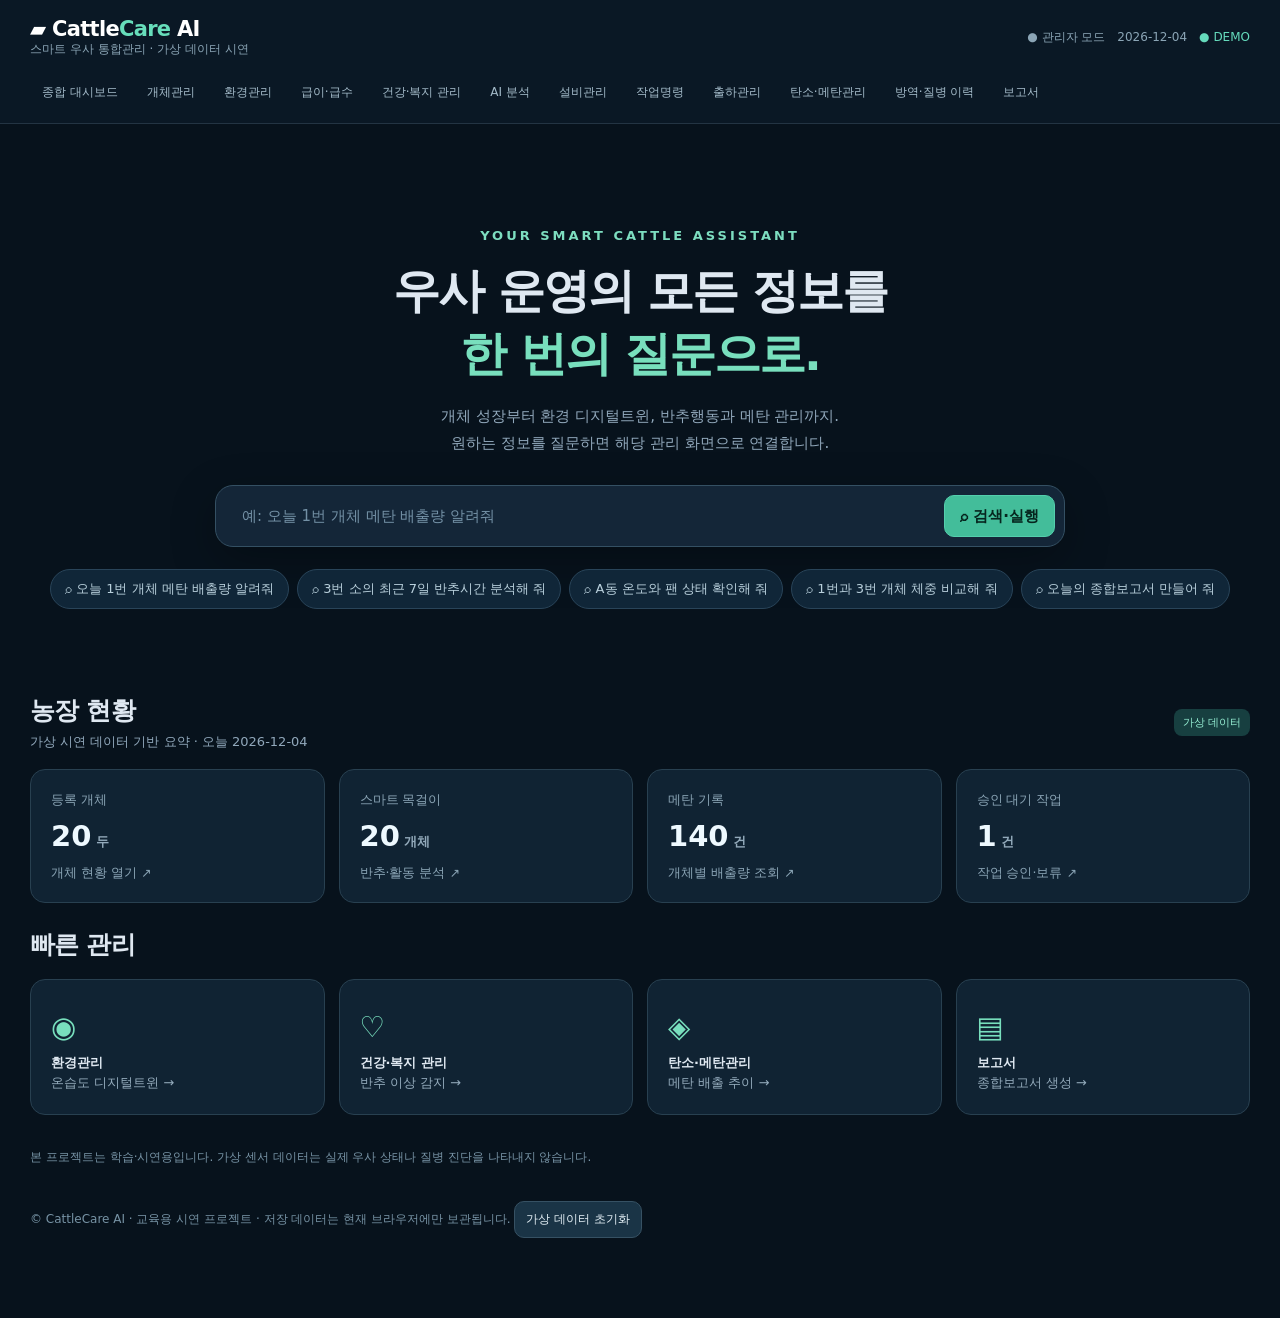
<file: cattlecare-ai/index.html>
<!doctype html><html lang="ko"><head><meta charset="utf-8"><meta name="viewport" content="width=device-width, initial-scale=1"><meta name="theme-color" content="#0b1722"><title>CattleCare AI | 스마트 우사 통합관리</title><link rel="stylesheet" href="styles.css"></head><body><div id="app"></div><script src="app.js" defer></script></body></html>
</file>
<file: cattlecare-ai/styles.css>
:root{font-family:Inter,Pretendard,"Noto Sans KR",system-ui,sans-serif;color:#dfe8f1;background:#07121c;font-size:15px}*{box-sizing:border-box}body{margin:0}button,input,select,textarea{font:inherit}button{cursor:pointer}.app{min-height:100vh}.header{position:sticky;top:0;z-index:10;background:#0b1926f5;border-bottom:1px solid #233443;backdrop-filter:blur(14px)}.top{max-width:1500px;margin:auto;padding:17px 30px;display:flex;align-items:center;justify-content:space-between}.brand{font-size:21px;font-weight:850;letter-spacing:-.7px;color:#fff;cursor:pointer}.brand b{color:#67debb}.sub{font-size:12px;color:#8ba5b6}.nav{max-width:1500px;margin:auto;display:flex;gap:5px;overflow-x:auto;padding:0 30px 13px}.nav button{border:0;background:transparent;color:#a4bbca;white-space:nowrap;border-radius:8px;padding:9px 12px;font-size:12px}.nav button:hover,.nav button.active{color:#99f5d6;background:#173b40}.wrap{max-width:1450px;margin:auto;padding:32px 30px 80px}.hero{text-align:center;padding:72px 0 38px}.hero .eyebrow{color:#7ddec0;font-size:13px;letter-spacing:3px;font-weight:700}.hero h1{font-size:clamp(28px,4vw,47px);letter-spacing:-2px;margin:17px 0}.hero p{color:#91a8bb;line-height:1.8}.search{display:flex;max-width:850px;margin:28px auto 14px;background:#142638;border:1px solid #345063;border-radius:18px;padding:9px;box-shadow:0 14px 45px #0004}.search input{flex:1;background:none;border:0;color:white;outline:none;min-width:60px;padding:12px 17px}.search input::placeholder{color:#7390a5}.btn{border:1px solid #365163;border-radius:10px;padding:10px 15px;background:#1a3446;color:#e5f1f7}.btn:hover{background:#27495c}.btn.primary{border-color:#54cfad;background:#43bd9a;color:#06251e;font-weight:800}.btn.primary:hover{background:#72dfbe}.btn.tiny{padding:7px 11px;font-size:12px}.quick{display:flex;flex-wrap:wrap;justify-content:center;gap:8px;margin:22px auto}.quick button{border-radius:24px;padding:10px 14px;background:#102638;border:1px solid #294459;color:#b9d0dc;font-size:13px}.quick button:hover{border-color:#6fe1bb}.section-head{display:flex;justify-content:space-between;align-items:center;gap:15px;margin:25px 0 18px}.section-head h2{margin:0;font-size:25px;letter-spacing:-.8px}.section-head p{color:#91a8bb;margin:6px 0 0;font-size:13px}.badge{display:inline-block;background:#173f40;color:#95edd2;font-size:11px;padding:6px 9px;border-radius:8px}.grid{display:grid;grid-template-columns:repeat(4,1fr);gap:14px}.card{background:#102333;border:1px solid #284050;border-radius:15px;padding:20px;min-width:0}.card.click{cursor:pointer;transition:.15s}.card.click:hover{border-color:#6bdabc;transform:translateY(-2px)}.card small{color:#8aa4b5}.value{font-size:29px;font-weight:850;margin:10px 0;color:#eef9ff}.muted{color:#93aabb;font-size:13px;line-height:1.7}.accent{color:#78dfbd}.warn{color:#efc17c}.danger{color:#fb9b9e}.rows{display:grid;grid-template-columns:1.05fr 1.8fr;gap:18px;align-items:start}.panel{background:#102333;border:1px solid #284050;border-radius:16px;padding:22px;margin-bottom:18px}.panel h3{margin:0 0 17px;font-size:17px}.fields{display:grid;grid-template-columns:repeat(2,minmax(0,1fr));gap:11px}.field{display:flex;flex-direction:column;gap:6px}.field label{color:#93b1bf;font-size:12px}.field input,.field select,.field textarea{background:#081a28;color:#ecf6f8;border:1px solid #345062;padding:11px;border-radius:9px;min-width:0;outline:none;width:100%}.field textarea{resize:vertical;min-height:75px}.field input:focus,.field select:focus,.field textarea:focus{border-color:#65dfb8}.actions{display:flex;flex-wrap:wrap;gap:8px;margin-top:16px}.table-wrap{overflow:auto}table{border-collapse:collapse;width:100%;font-size:12.5px}th,td{text-align:left;padding:12px 11px;border-bottom:1px solid #2b4050;white-space:nowrap}th{color:#9bb7c7;background:#142b3b;font-weight:600}td{color:#dae7ed}.chart{width:100%;height:auto;max-height:265px}.pill{padding:5px 9px;border-radius:7px;background:#183b3b;color:#90ddbf;font-size:11px}.pill.alert{background:#503638;color:#ffb6b8}.mini-head{display:flex;align-items:center;justify-content:space-between;gap:12px}.notice{border-left:3px solid #e8b76d;background:#2b2b2d;padding:13px 16px;border-radius:6px;color:#e6d1ae;line-height:1.7;font-size:13px}.result{background:#102c34;border:1px solid #357768;border-radius:12px;padding:15px 18px;margin:15px 0;color:#d9f6ed;line-height:1.7}.empty{color:#a6bcc8;padding:28px 12px;text-align:center}.foot{margin-top:32px;color:#7793a5;font-size:12px;line-height:1.8}.report{white-space:pre-wrap;color:#dae9ed;line-height:1.9}.module-link{font-size:13px;font-weight:750}.spacer{height:8px}.button-row{display:flex;gap:8px;flex-wrap:wrap}.toast{position:fixed;bottom:25px;right:25px;background:#24785f;color:#fff;border-radius:12px;padding:13px 20px;box-shadow:0 15px 35px #0008;z-index:30}@media(max-width:1000px){.grid{grid-template-columns:repeat(2,1fr)}.rows{grid-template-columns:1fr}}@media(max-width:600px){.top{padding:15px}.nav{padding:0 12px 10px}.wrap{padding:20px 14px 60px}.hero{padding:40px 0 20px}.fields{grid-template-columns:1fr}.grid{grid-template-columns:1fr 1fr}.card{padding:15px}.search{border-radius:14px}.search input{padding:8px}.section-head h2{font-size:22px}}@media print{.header,.search,.actions,.quick,.btn,.fields,.foot{display:none!important}body,:root{background:white;color:black}.wrap{max-width:none}.panel,.card{background:#fff;border:1px solid #aaa;color:#111}td,th,.muted{color:#222}.report{color:#111}}
</file>
